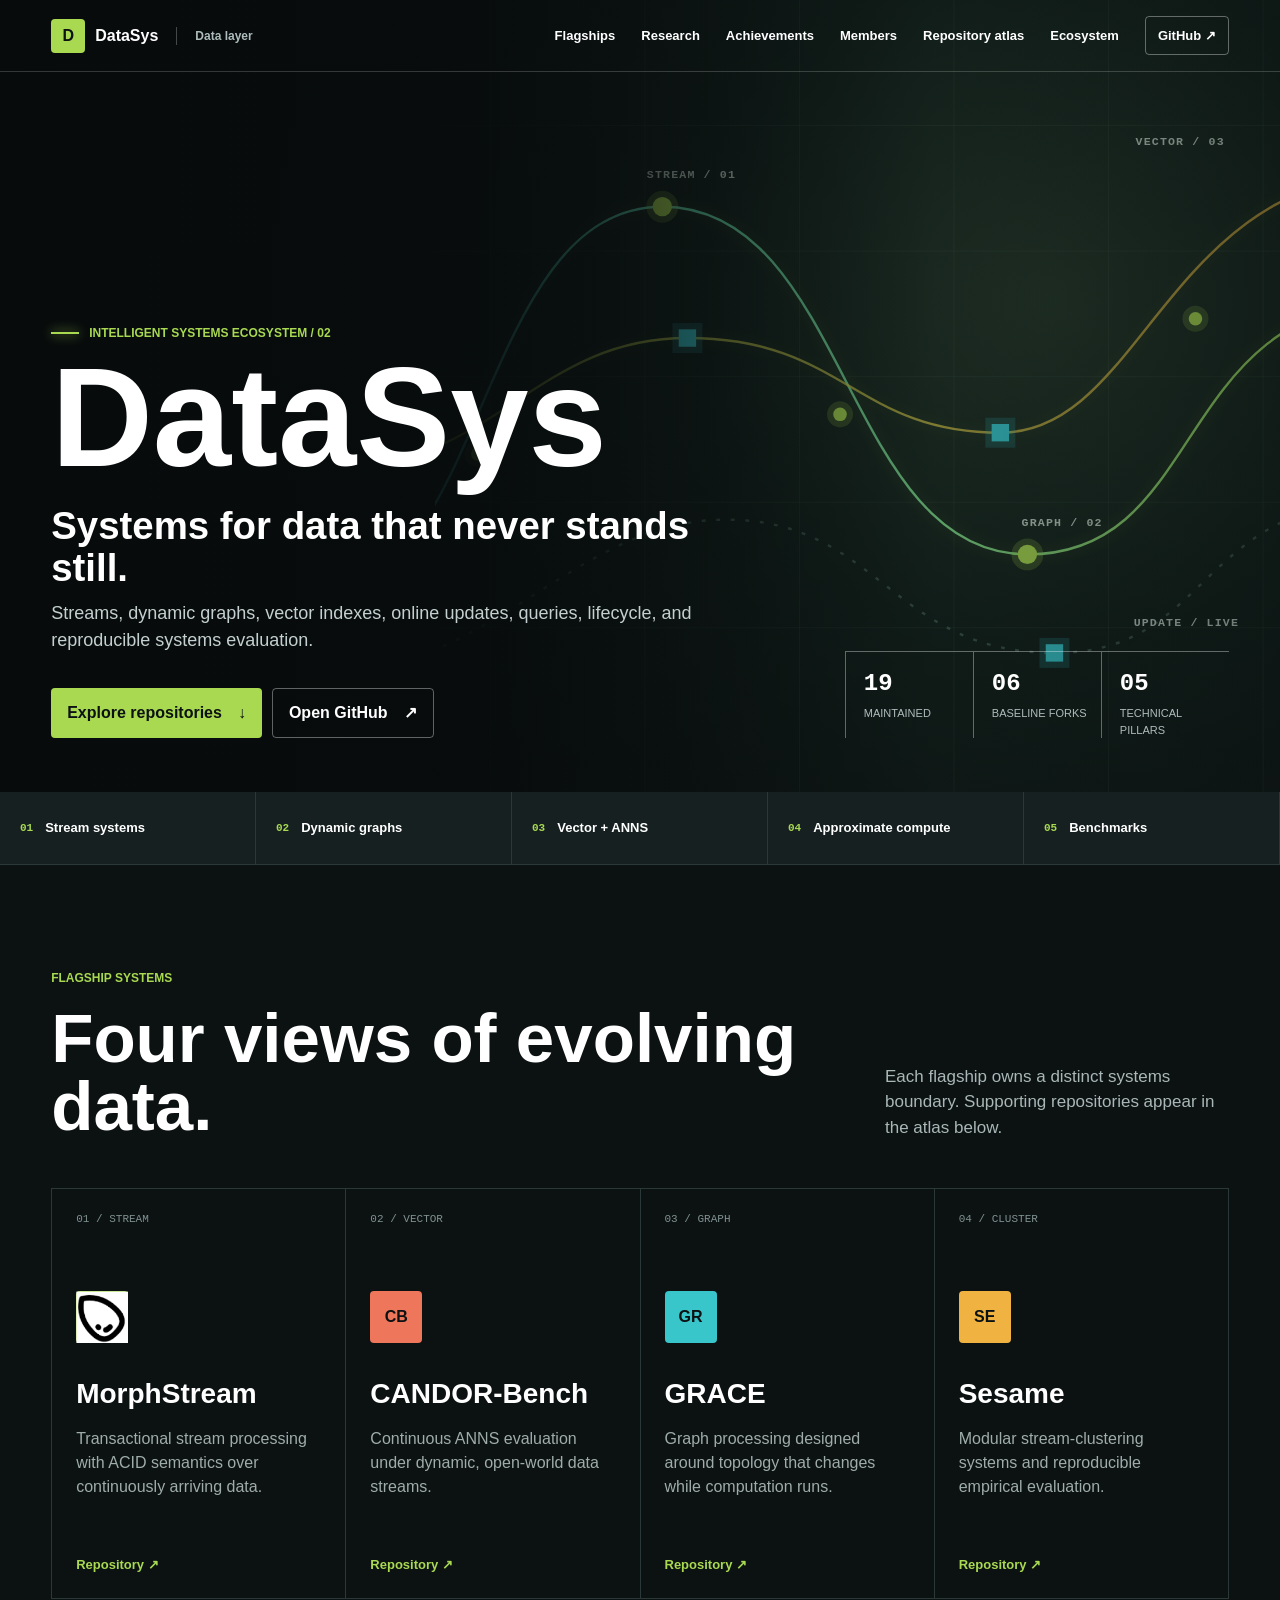
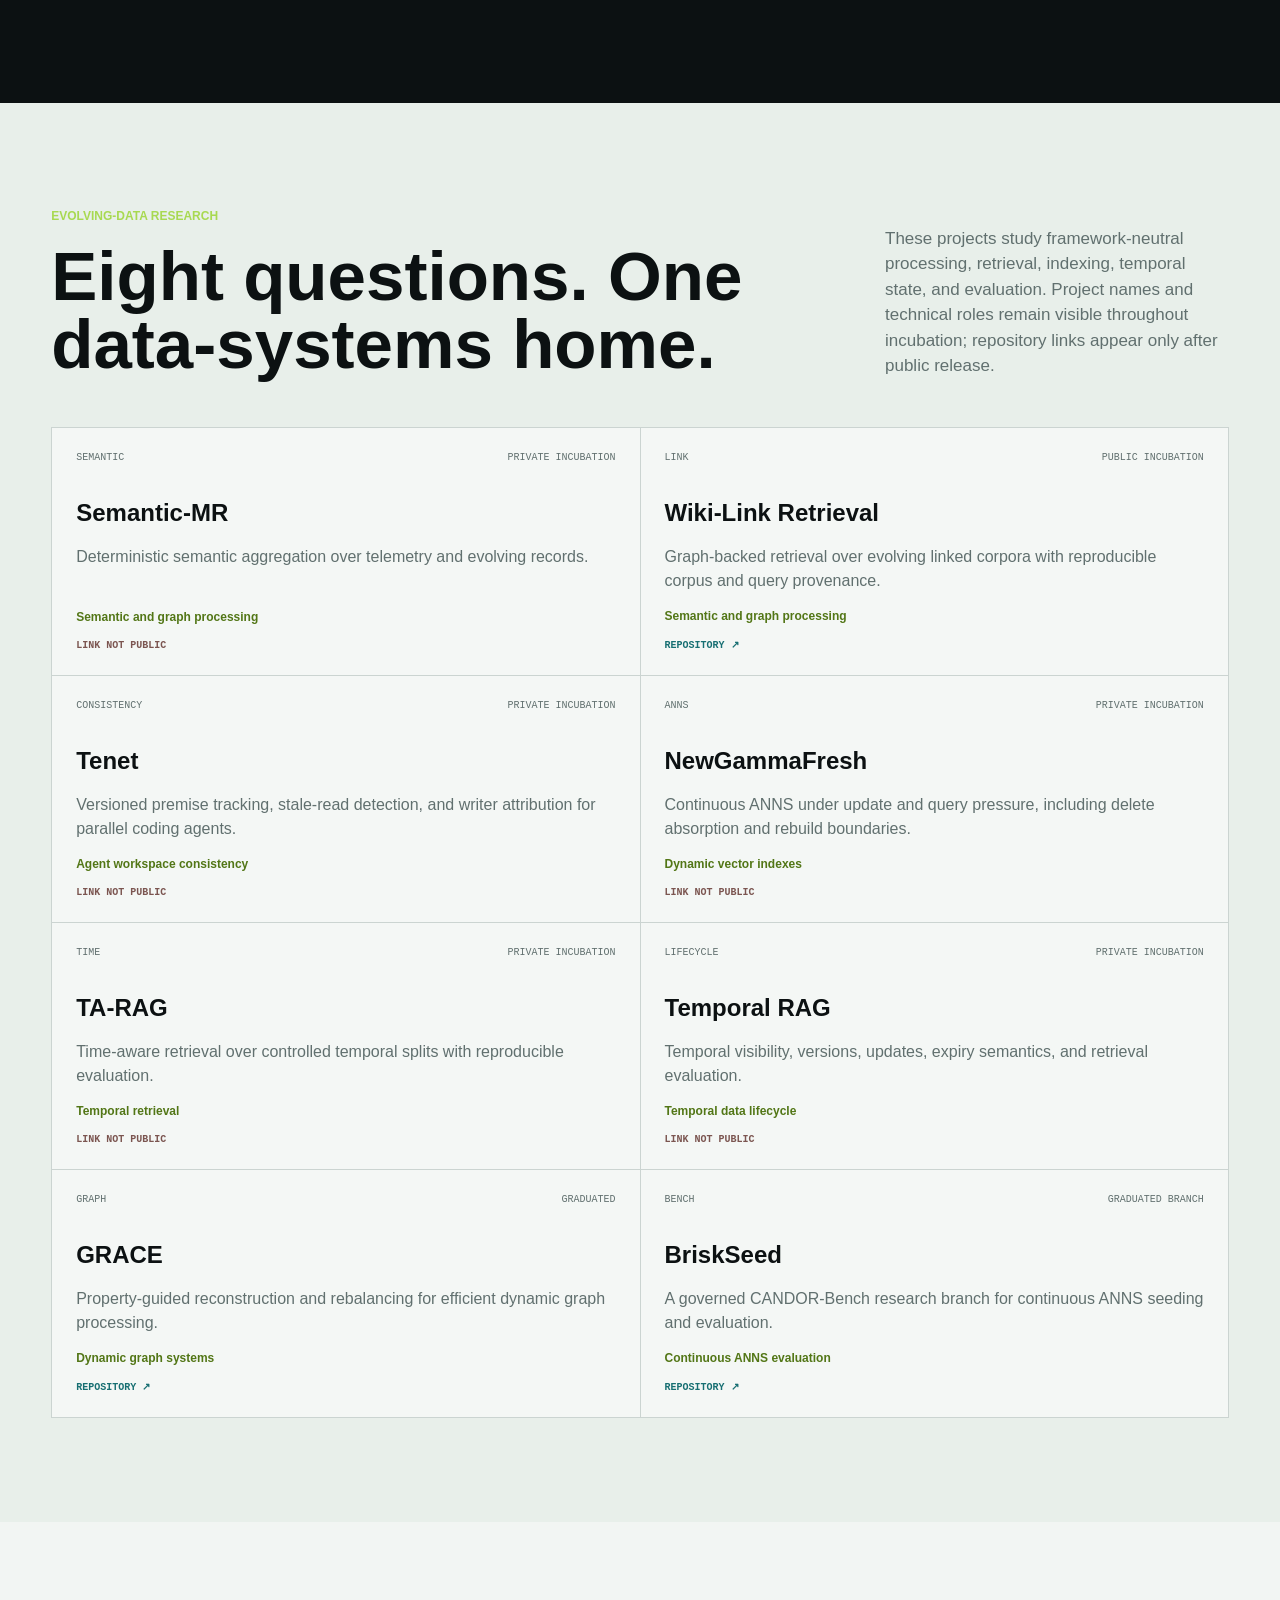
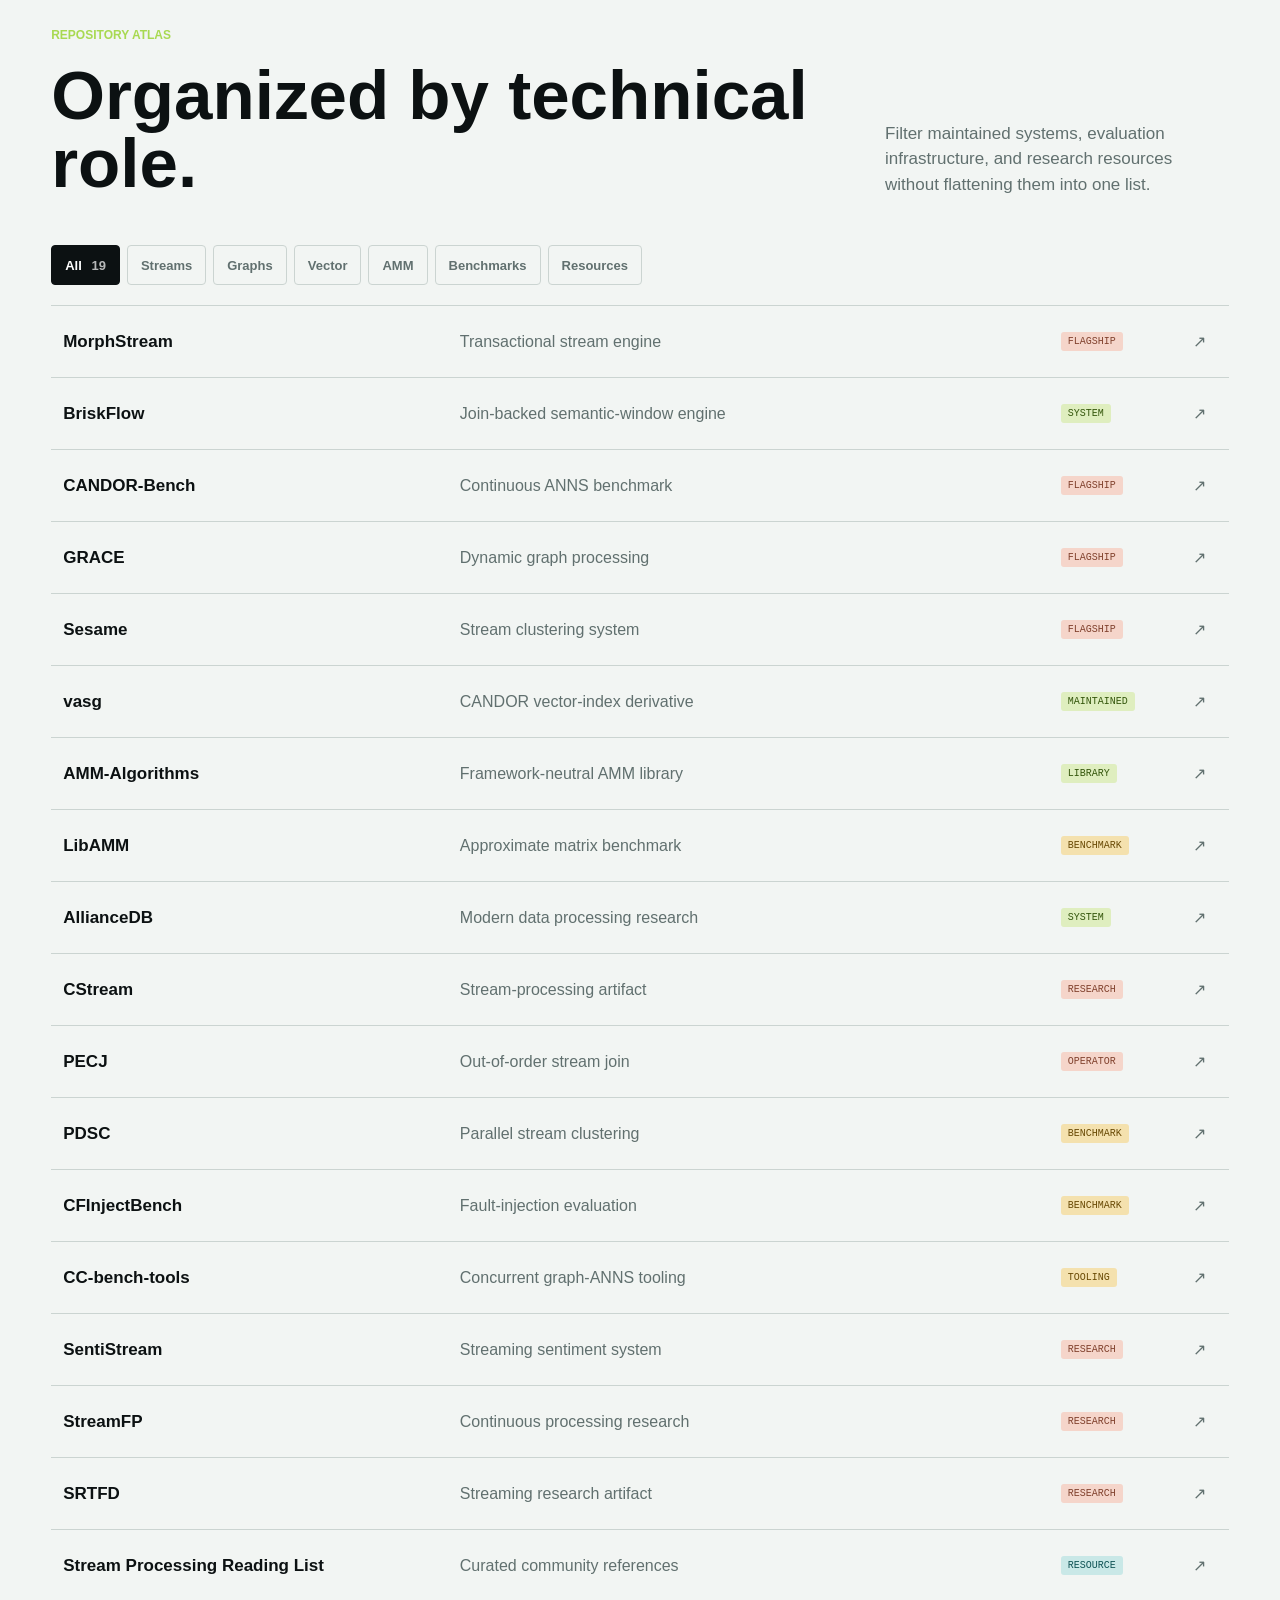
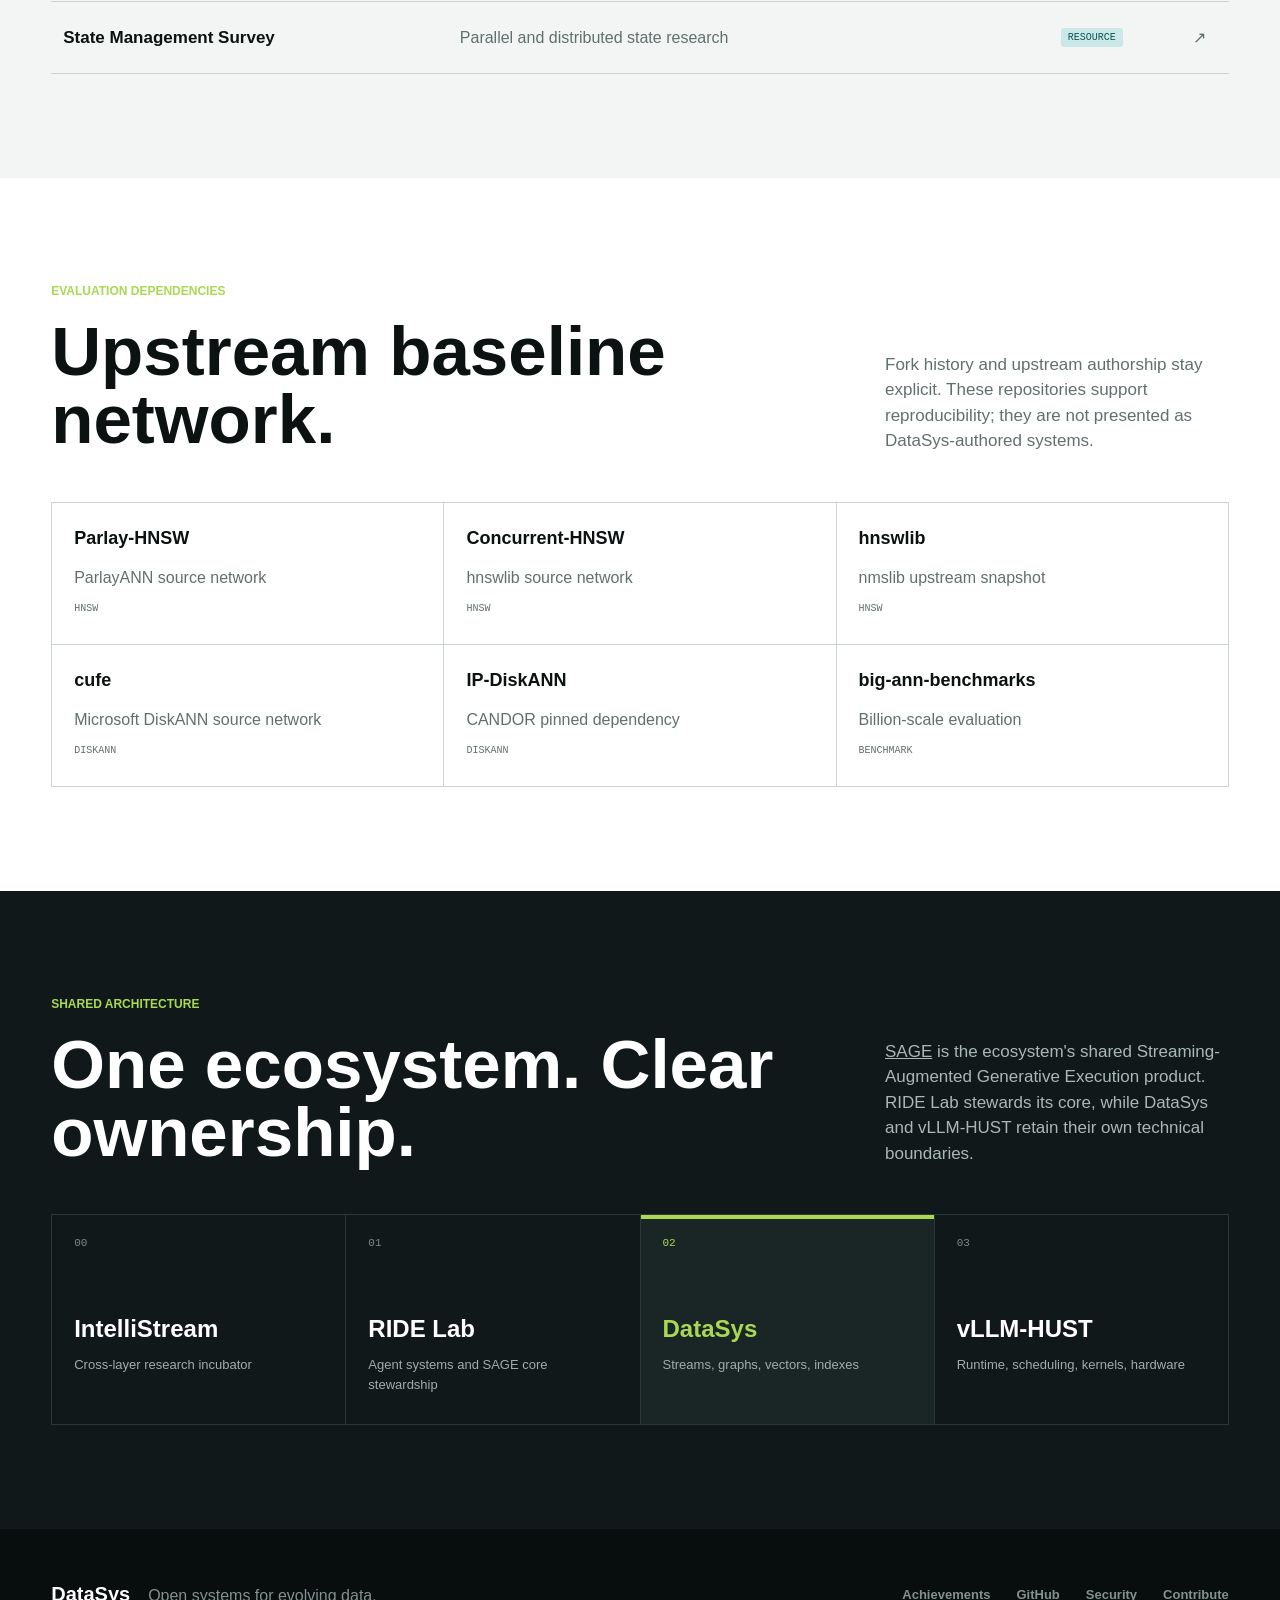
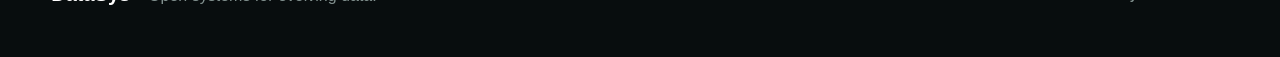
<file: index.html>
<!doctype html>
<html lang="en">
<head>
  <meta charset="utf-8">
  <meta name="viewport" content="width=device-width, initial-scale=1">
  <meta name="description" content="DataSys develops open-source systems for continuously evolving data.">
  <meta property="og:url" content="https://datasys.sage.org.ai/">
  <meta property="og:image" content="https://datasys.sage.org.ai/assets/ecosystem-infrastructure.png">
  <title>DataSys | Systems for Evolving Data</title>
  <link rel="canonical" href="https://datasys.sage.org.ai/">
  <link rel="icon" href="favicon.svg" type="image/svg+xml">
  <link rel="stylesheet" href="styles.css?v=public-boundary-20260825">
</head>
<body class="portal portal-datasys">
  <header class="site-header">
    <a class="brand" href="#top" aria-label="DataSys home">
      <span class="brand-mark" aria-hidden="true">D</span>
      <span>DataSys</span>
      <small>Data layer</small>
    </a>
    <nav aria-label="Primary navigation">
      <a href="#flagships">Flagships</a>
      <a href="#research-portfolio">Research</a>
      <a href="./achievements.html">Achievements</a>
      <a href="./members.html">Members</a>
      <a href="#directory">Repository atlas</a>
      <a href="#ecosystem">Ecosystem</a>
      <a class="nav-action" href="https://github.com/DataSysResearch">GitHub <span aria-hidden="true">↗</span></a>
    </nav>
  </header>
  <nav class="mobile-nav" aria-label="Mobile navigation">
    <a class="active" href="#top">Overview</a>
    <a href="#research-portfolio">Research</a>
    <a href="./achievements.html">Papers</a>
    <a href="./members.html">Members</a>
    <a href="https://github.com/DataSysResearch">GitHub <span aria-hidden="true">↗</span></a>
  </nav>

  <main id="top">
    <section class="hero" aria-labelledby="page-title">
      <div class="dataflow-visual" aria-hidden="true">
        <svg viewBox="0 0 1040 820" preserveAspectRatio="xMidYMid slice">
          <defs>
            <linearGradient id="data-stream-a" x1="0" y1="0" x2="1" y2="0"><stop stop-color="#39c6ca"/><stop offset="1" stop-color="#a8d951"/></linearGradient>
            <linearGradient id="data-stream-b" x1="0" y1="0" x2="1" y2="0"><stop stop-color="#a8d951"/><stop offset="1" stop-color="#f0b341"/></linearGradient>
          </defs>
          <g class="dataflow-grid"><path d="M0 130H1040M0 260H1040M0 390H1040M0 520H1040M0 650H1040M140 0V820M300 0V820M460 0V820M620 0V820M780 0V820M940 0V820"/></g>
          <g class="dataflow-stream stream-a" stroke="url(#data-stream-a)"><path d="M-40 616C136 616 126 214 318 214S506 574 696 574 842 310 1090 310"/></g>
          <g class="dataflow-stream stream-b" stroke="url(#data-stream-b)"><path d="M-40 488C146 488 182 350 344 350S518 448 668 448 838 178 1090 178"/></g>
          <g class="dataflow-stream stream-c"><path d="M-40 698C144 698 226 538 384 538S556 676 724 676 866 514 1090 514"/></g>
          <g class="dataflow-pulses">
            <circle cx="127" cy="470" r="7"/><circle cx="318" cy="214" r="10"/><circle cx="502" cy="429" r="7"/><circle cx="696" cy="574" r="10"/><circle cx="870" cy="330" r="7"/>
            <rect x="335" y="341" width="18" height="18"/><rect x="659" y="439" width="18" height="18"/><rect x="715" y="667" width="18" height="18"/>
          </g>
          <g class="dataflow-labels"><text x="302" y="184">STREAM / 01</text><text x="690" y="545">GRAPH / 02</text><text x="808" y="150">VECTOR / 03</text><text x="806" y="648">UPDATE / LIVE</text></g>
        </svg>
      </div>
      <div class="hero-shade"></div>
      <div class="hero-copy">
        <p class="signal"><span></span> Intelligent systems ecosystem / 02</p>
        <h1 id="page-title">DataSys</h1>
        <p class="hero-kicker">Systems for data that never stands still.</p>
        <p class="hero-summary">Streams, dynamic graphs, vector indexes, online updates, queries, lifecycle, and reproducible systems evaluation.</p>
        <div class="hero-actions">
          <a class="button button-primary" href="#directory">Explore repositories <span aria-hidden="true">↓</span></a>
          <a class="button button-quiet" href="https://github.com/DataSysResearch">Open GitHub <span aria-hidden="true">↗</span></a>
        </div>
      </div>
      <dl class="hero-metrics" aria-label="Organization overview">
        <div><dt>19</dt><dd>maintained</dd></div>
        <div><dt>06</dt><dd>baseline forks</dd></div>
        <div><dt>05</dt><dd>technical pillars</dd></div>
      </dl>
    </section>

    <section class="scope-rail" aria-label="DataSys technical scope">
      <span data-code="01">Stream systems</span>
      <span data-code="02">Dynamic graphs</span>
      <span data-code="03">Vector + ANNS</span>
      <span data-code="04">Approximate compute</span>
      <span data-code="05">Benchmarks</span>
    </section>

    <section class="section section-dark" id="flagships">
      <div class="section-head">
        <div><p class="eyebrow">Flagship systems</p><h2>Four views of evolving data.</h2></div>
        <p>Each flagship owns a distinct systems boundary. Supporting repositories appear in the atlas below.</p>
      </div>
      <div class="flagship-grid">
        <a class="flagship" href="https://github.com/DataSysResearch/MorphStream">
          <span class="index">01 / STREAM</span>
          <div class="flagship-mark"><img src="assets/morphstream-logo.png" alt="" width="50" height="50"></div>
          <h3>MorphStream</h3>
          <p>Transactional stream processing with ACID semantics over continuously arriving data.</p>
          <span class="open">Repository ↗</span>
        </a>
        <a class="flagship" href="https://github.com/DataSysResearch/CANDOR-Bench">
          <span class="index">02 / VECTOR</span>
          <div class="flagship-mark">CB</div>
          <h3>CANDOR-Bench</h3>
          <p>Continuous ANNS evaluation under dynamic, open-world data streams.</p>
          <span class="open">Repository ↗</span>
        </a>
        <a class="flagship" href="https://github.com/DataSysResearch/GRACE">
          <span class="index">03 / GRAPH</span>
          <div class="flagship-mark">GR</div>
          <h3>GRACE</h3>
          <p>Graph processing designed around topology that changes while computation runs.</p>
          <span class="open">Repository ↗</span>
        </a>
        <a class="flagship" href="https://github.com/DataSysResearch/Sesame">
          <span class="index">04 / CLUSTER</span>
          <div class="flagship-mark">SE</div>
          <h3>Sesame</h3>
          <p>Modular stream-clustering systems and reproducible empirical evaluation.</p>
          <span class="open">Repository ↗</span>
        </a>
      </div>
    </section>

    <section class="section research-portfolio" id="research-portfolio">
      <div class="section-head">
        <div><p class="eyebrow">Evolving-data research</p><h2>Eight questions. One data-systems home.</h2></div>
        <p>These projects study framework-neutral processing, retrieval, indexing, temporal state, and evaluation. Project names and technical roles remain visible throughout incubation; repository links appear only after public release.</p>
      </div>
      <div class="research-grid" data-research-portfolio data-source="./data/research-portfolio.json?v=public-boundary-20260825">
        <p class="research-status" data-research-status>Loading the research portfolio…</p>
      </div>
    </section>

    <section class="section directory" id="directory">
      <div class="section-head">
        <div><p class="eyebrow">Repository atlas</p><h2>Organized by technical role.</h2></div>
        <p>Filter maintained systems, evaluation infrastructure, and research resources without flattening them into one list.</p>
      </div>
      <div class="filterbar" role="group" aria-label="Filter repositories">
        <button class="filter active" type="button" data-filter="all" aria-pressed="true">All <span>19</span></button>
        <button class="filter" type="button" data-filter="stream" aria-pressed="false">Streams</button>
        <button class="filter" type="button" data-filter="graph" aria-pressed="false">Graphs</button>
        <button class="filter" type="button" data-filter="vector" aria-pressed="false">Vector</button>
        <button class="filter" type="button" data-filter="compute" aria-pressed="false">AMM</button>
        <button class="filter" type="button" data-filter="benchmark" aria-pressed="false">Benchmarks</button>
        <button class="filter" type="button" data-filter="resource" aria-pressed="false">Resources</button>
      </div>
      <div class="repo-list" aria-live="polite">
        <a class="repo-row" data-categories="stream" href="https://github.com/DataSysResearch/MorphStream"><span class="repo-name">MorphStream</span><span class="repo-role">Transactional stream engine</span><span class="tag">flagship</span><span class="arrow">↗</span></a>
        <a class="repo-row" data-categories="stream vector" href="https://github.com/DataSysResearch/BriskFlow"><span class="repo-name">BriskFlow</span><span class="repo-role">Join-backed semantic-window engine</span><span class="tag tag-green">system</span><span class="arrow">↗</span></a>
        <a class="repo-row" data-categories="vector benchmark" href="https://github.com/DataSysResearch/CANDOR-Bench"><span class="repo-name">CANDOR-Bench</span><span class="repo-role">Continuous ANNS benchmark</span><span class="tag">flagship</span><span class="arrow">↗</span></a>
        <a class="repo-row" data-categories="graph" href="https://github.com/DataSysResearch/GRACE"><span class="repo-name">GRACE</span><span class="repo-role">Dynamic graph processing</span><span class="tag">flagship</span><span class="arrow">↗</span></a>
        <a class="repo-row" data-categories="stream benchmark" href="https://github.com/DataSysResearch/Sesame"><span class="repo-name">Sesame</span><span class="repo-role">Stream clustering system</span><span class="tag">flagship</span><span class="arrow">↗</span></a>
        <a class="repo-row" data-categories="vector benchmark" href="https://github.com/DataSysResearch/vasg"><span class="repo-name">vasg</span><span class="repo-role">CANDOR vector-index derivative</span><span class="tag tag-green">maintained</span><span class="arrow">↗</span></a>
        <a class="repo-row" data-categories="compute" href="https://github.com/DataSysResearch/AMM-Algorithms"><span class="repo-name">AMM-Algorithms</span><span class="repo-role">Framework-neutral AMM library</span><span class="tag tag-green">library</span><span class="arrow">↗</span></a>
        <a class="repo-row" data-categories="compute benchmark" href="https://github.com/DataSysResearch/LibAMM"><span class="repo-name">LibAMM</span><span class="repo-role">Approximate matrix benchmark</span><span class="tag tag-amber">benchmark</span><span class="arrow">↗</span></a>
        <a class="repo-row" data-categories="stream" href="https://github.com/DataSysResearch/AllianceDB"><span class="repo-name">AllianceDB</span><span class="repo-role">Modern data processing research</span><span class="tag tag-green">system</span><span class="arrow">↗</span></a>
        <a class="repo-row" data-categories="stream" href="https://github.com/DataSysResearch/CStream"><span class="repo-name">CStream</span><span class="repo-role">Stream-processing artifact</span><span class="tag">research</span><span class="arrow">↗</span></a>
        <a class="repo-row" data-categories="stream" href="https://github.com/DataSysResearch/PECJ"><span class="repo-name">PECJ</span><span class="repo-role">Out-of-order stream join</span><span class="tag">operator</span><span class="arrow">↗</span></a>
        <a class="repo-row" data-categories="stream benchmark" href="https://github.com/DataSysResearch/PDSC"><span class="repo-name">PDSC</span><span class="repo-role">Parallel stream clustering</span><span class="tag tag-amber">benchmark</span><span class="arrow">↗</span></a>
        <a class="repo-row" data-categories="benchmark" href="https://github.com/DataSysResearch/CFInjectBench"><span class="repo-name">CFInjectBench</span><span class="repo-role">Fault-injection evaluation</span><span class="tag tag-amber">benchmark</span><span class="arrow">↗</span></a>
        <a class="repo-row" data-categories="vector benchmark" href="https://github.com/DataSysResearch/CC-bench-tools"><span class="repo-name">CC-bench-tools</span><span class="repo-role">Concurrent graph-ANNS tooling</span><span class="tag tag-amber">tooling</span><span class="arrow">↗</span></a>
        <a class="repo-row" data-categories="stream benchmark" href="https://github.com/DataSysResearch/SentiStream"><span class="repo-name">SentiStream</span><span class="repo-role">Streaming sentiment system</span><span class="tag">research</span><span class="arrow">↗</span></a>
        <a class="repo-row" data-categories="stream" href="https://github.com/DataSysResearch/StreamFP"><span class="repo-name">StreamFP</span><span class="repo-role">Continuous processing research</span><span class="tag">research</span><span class="arrow">↗</span></a>
        <a class="repo-row" data-categories="stream" href="https://github.com/DataSysResearch/SRTFD"><span class="repo-name">SRTFD</span><span class="repo-role">Streaming research artifact</span><span class="tag">research</span><span class="arrow">↗</span></a>
        <a class="repo-row" data-categories="resource stream" href="https://github.com/DataSysResearch/StreamProcessing_ReadingList"><span class="repo-name">Stream Processing Reading List</span><span class="repo-role">Curated community references</span><span class="tag tag-cyan">resource</span><span class="arrow">↗</span></a>
        <a class="repo-row" data-categories="resource stream" href="https://github.com/DataSysResearch/parallel-distributed-state-management-survey"><span class="repo-name">State Management Survey</span><span class="repo-role">Parallel and distributed state research</span><span class="tag tag-cyan">resource</span><span class="arrow">↗</span></a>
      </div>
    </section>

    <section class="section baselines" id="baselines">
      <div class="section-head">
        <div><p class="eyebrow">Evaluation dependencies</p><h2>Upstream baseline network.</h2></div>
        <p>Fork history and upstream authorship stay explicit. These repositories support reproducibility; they are not presented as DataSys-authored systems.</p>
      </div>
      <div class="baseline-grid">
        <a href="https://github.com/DataSysResearch/Parlay-HNSW"><strong>Parlay-HNSW</strong><span>ParlayANN source network</span><em>HNSW</em></a>
        <a href="https://github.com/DataSysResearch/Concurrent-HNSW"><strong>Concurrent-HNSW</strong><span>hnswlib source network</span><em>HNSW</em></a>
        <a href="https://github.com/DataSysResearch/hnswlib"><strong>hnswlib</strong><span>nmslib upstream snapshot</span><em>HNSW</em></a>
        <a href="https://github.com/DataSysResearch/cufe"><strong>cufe</strong><span>Microsoft DiskANN source network</span><em>DiskANN</em></a>
        <a href="https://github.com/DataSysResearch/IP-DiskANN"><strong>IP-DiskANN</strong><span>CANDOR pinned dependency</span><em>DiskANN</em></a>
        <a href="https://github.com/DataSysResearch/big-ann-benchmarks"><strong>big-ann-benchmarks</strong><span>Billion-scale evaluation</span><em>Benchmark</em></a>
      </div>
    </section>

    <section class="section ecosystem" id="ecosystem">
      <div class="section-head">
        <div><p class="eyebrow">Shared architecture</p><h2>One ecosystem. Clear ownership.</h2></div>
        <p><a href="https://sage.org.ai/">SAGE</a> is the ecosystem's shared Streaming-Augmented Generative Execution product. RIDE Lab stewards its core, while DataSys and vLLM-HUST retain their own technical boundaries.</p>
      </div>
      <div class="architecture">
        <a href="https://lab.sage.org.ai/"><span>00</span><strong>IntelliStream</strong><small>Cross-layer research incubator</small></a>
        <a href="https://ride-lab.github.io/"><span>01</span><strong>RIDE Lab</strong><small>Agent systems and SAGE core stewardship</small></a>
        <a class="active" href="#top"><span>02</span><strong>DataSys</strong><small>Streams, graphs, vectors, indexes</small></a>
        <a href="https://vllm-hust.sage.org.ai/"><span>03</span><strong>vLLM-HUST</strong><small>Runtime, scheduling, kernels, hardware</small></a>
      </div>
    </section>
  </main>

  <footer>
    <div><strong>DataSys</strong><span>Open systems for evolving data.</span></div>
    <nav aria-label="Footer navigation"><a href="./achievements.html">Achievements</a><a href="https://github.com/DataSysResearch">GitHub</a><a href="https://github.com/DataSysResearch/.github/blob/main/SECURITY.md">Security</a><a href="https://github.com/DataSysResearch/.github/blob/main/CONTRIBUTING.md">Contribute</a></nav>
  </footer>
  <script src="assets/research-portfolio.js?v=public-boundary-20260825"></script>
  <script src="app.js"></script>
</body>
</html>
</file>
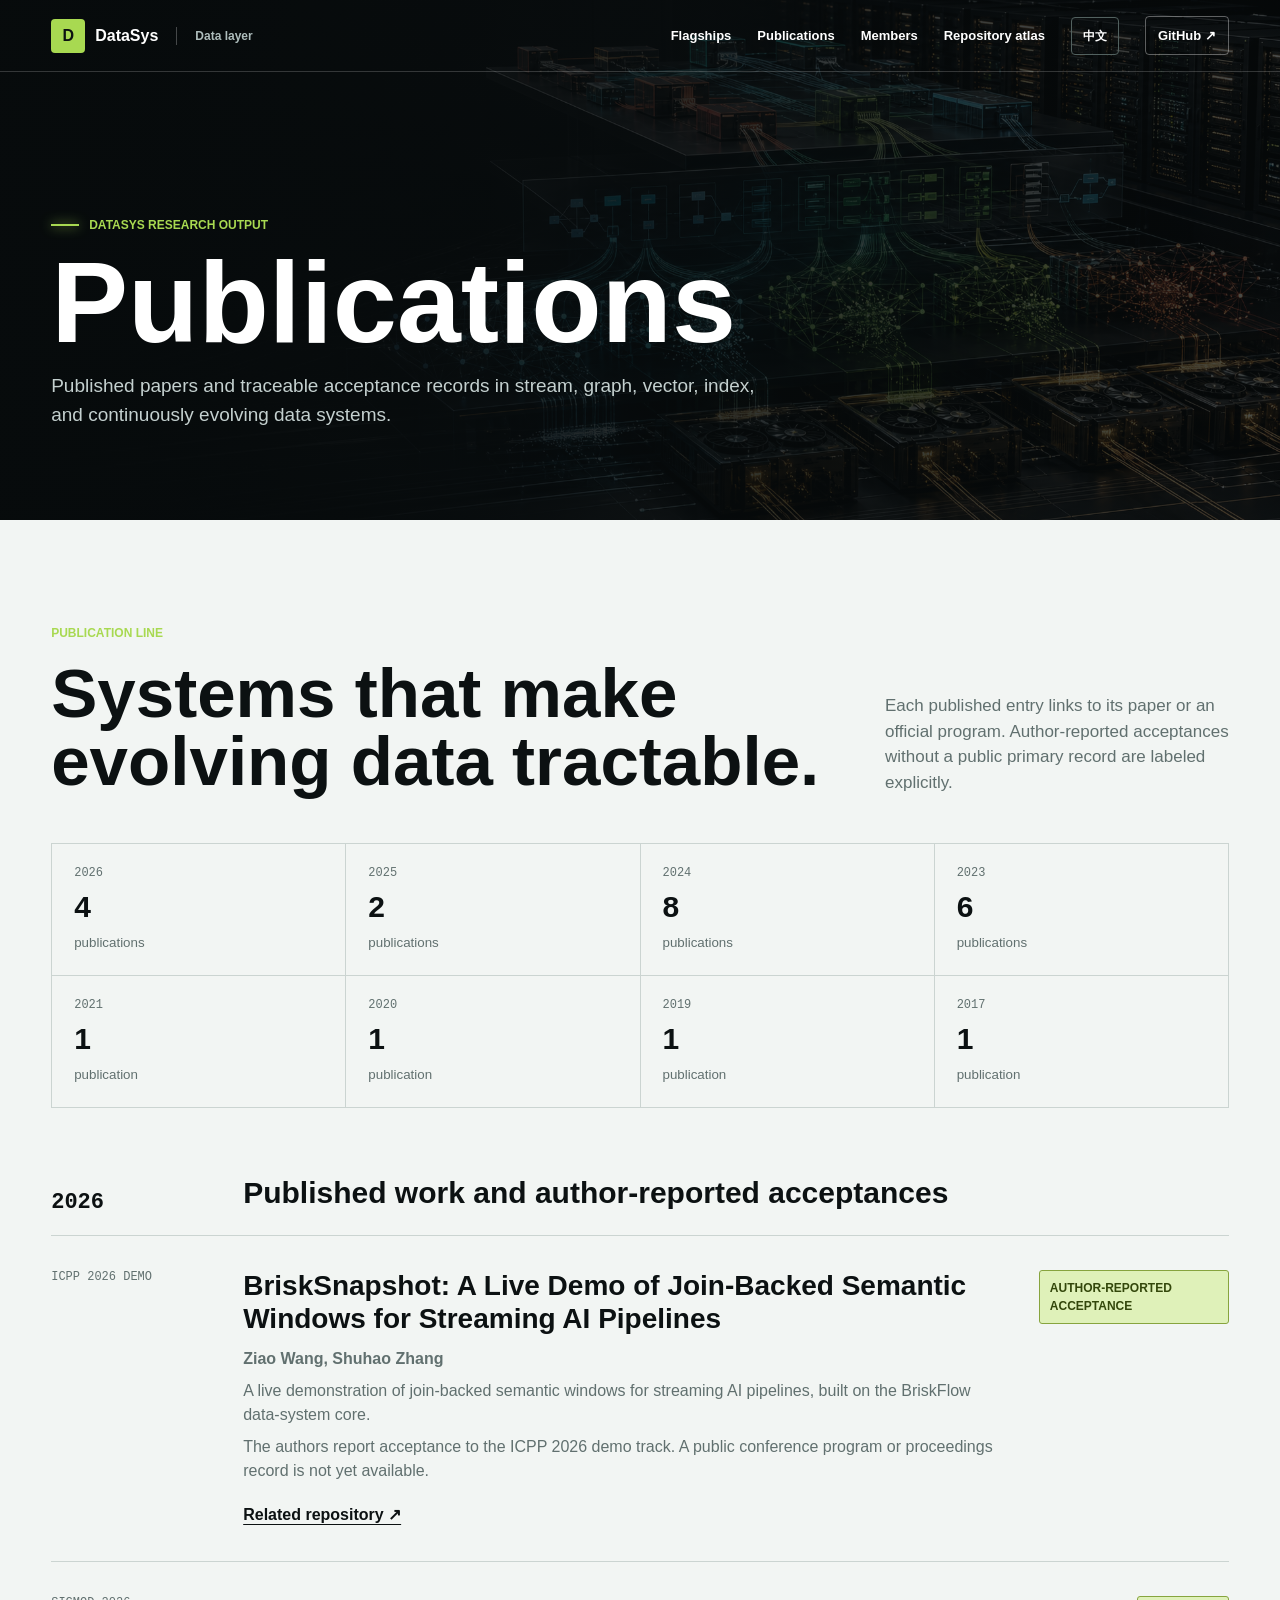
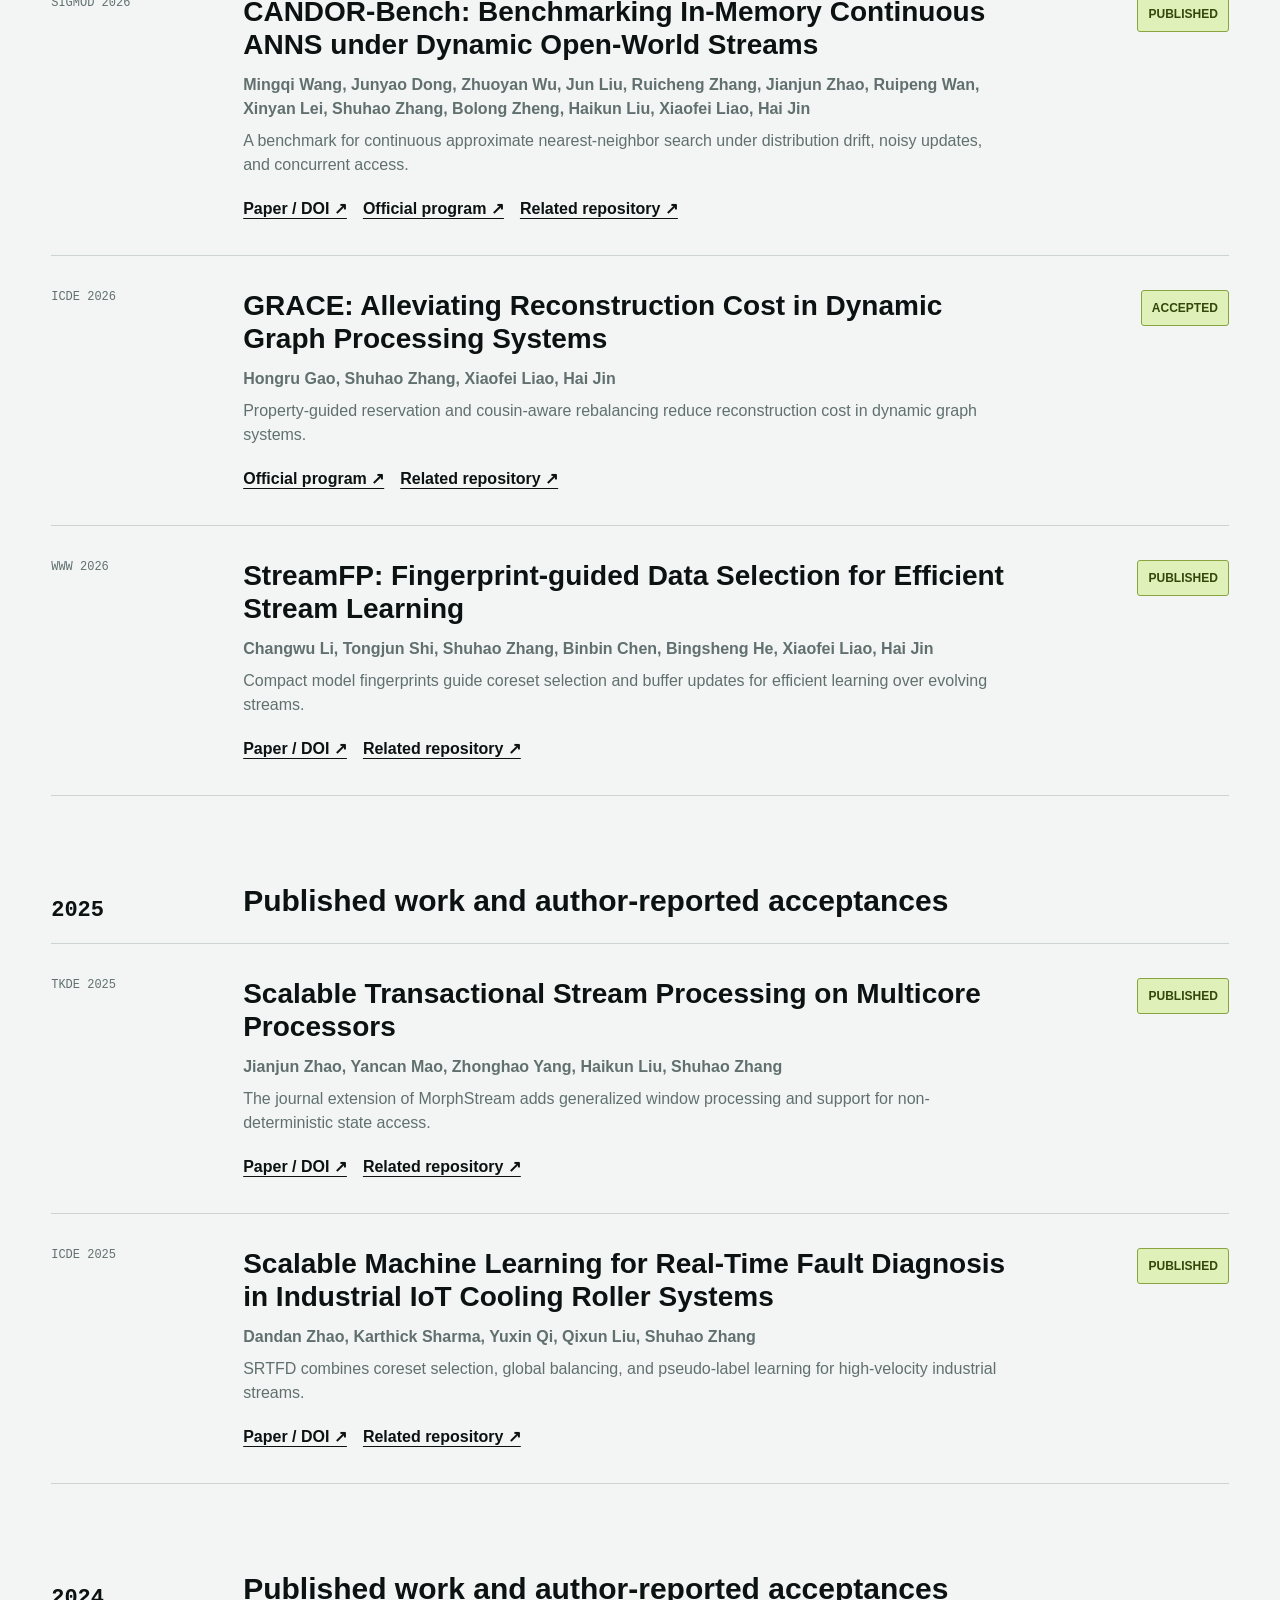
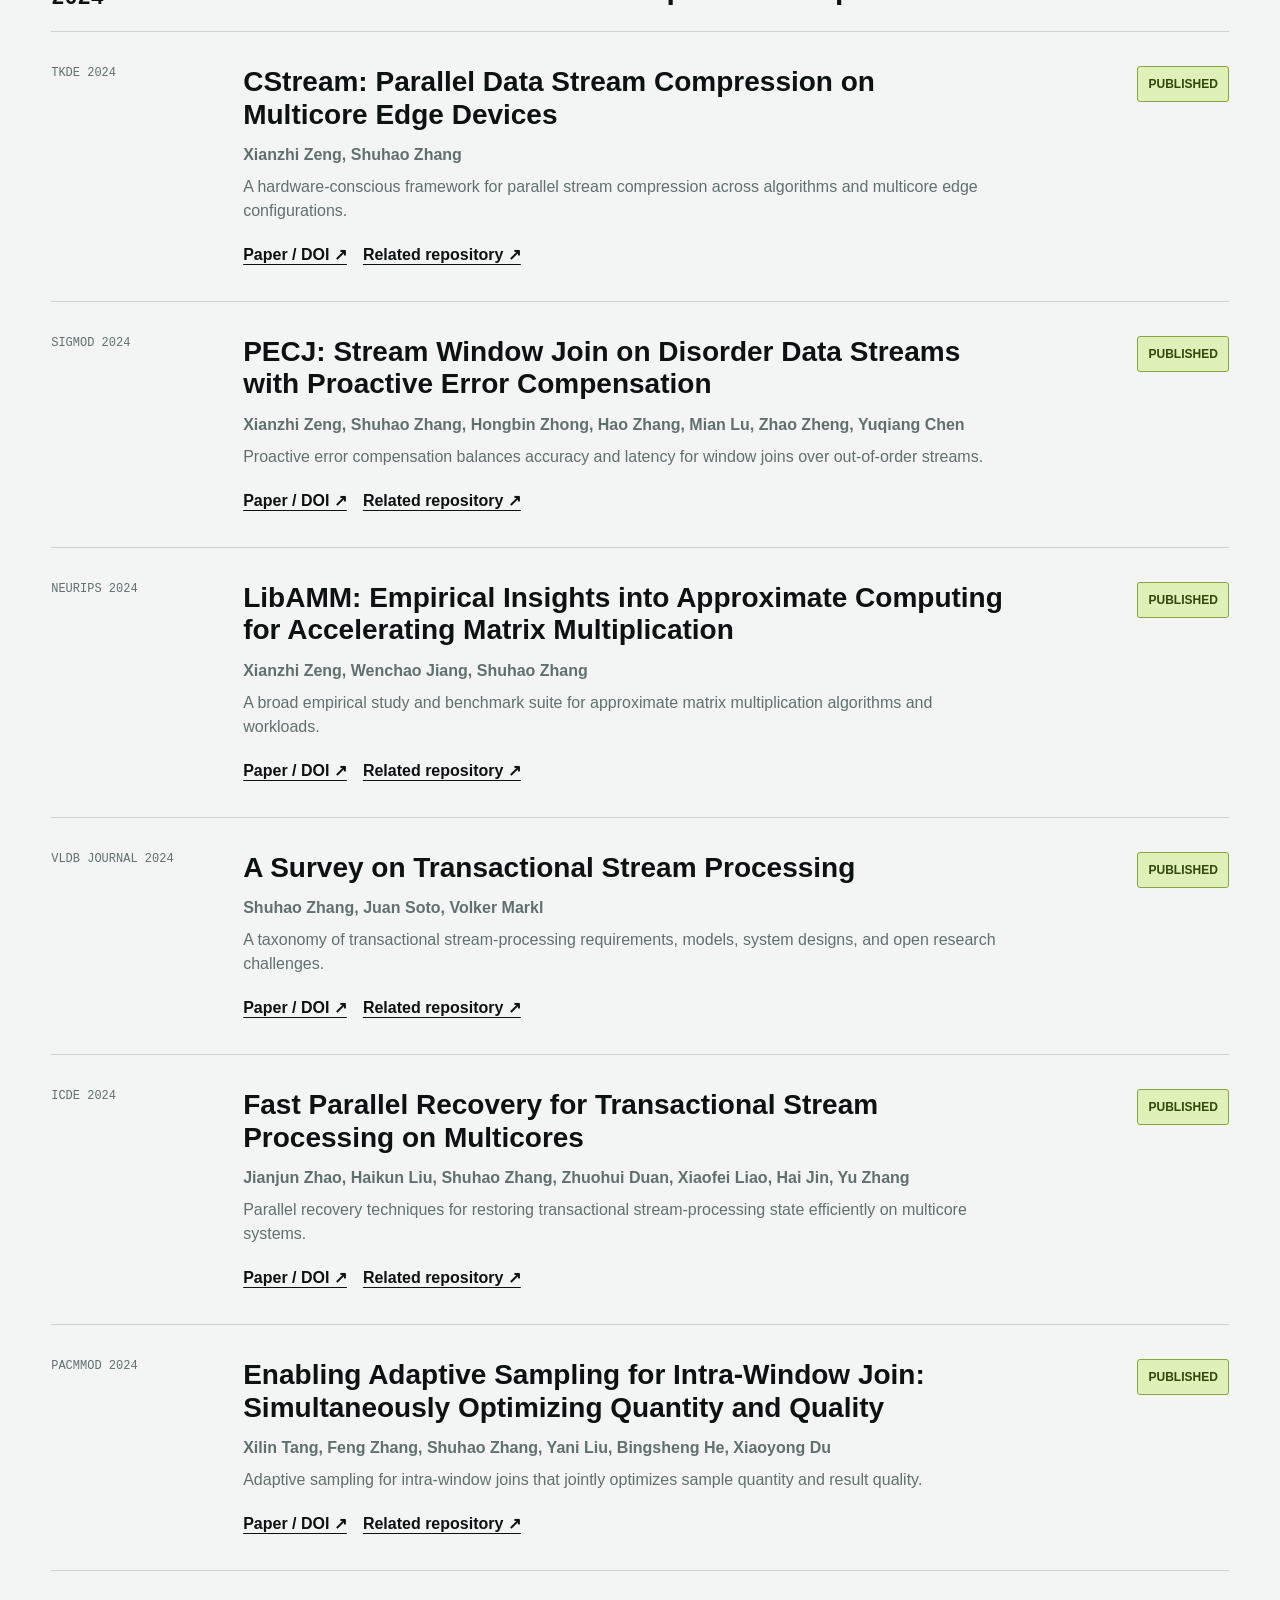
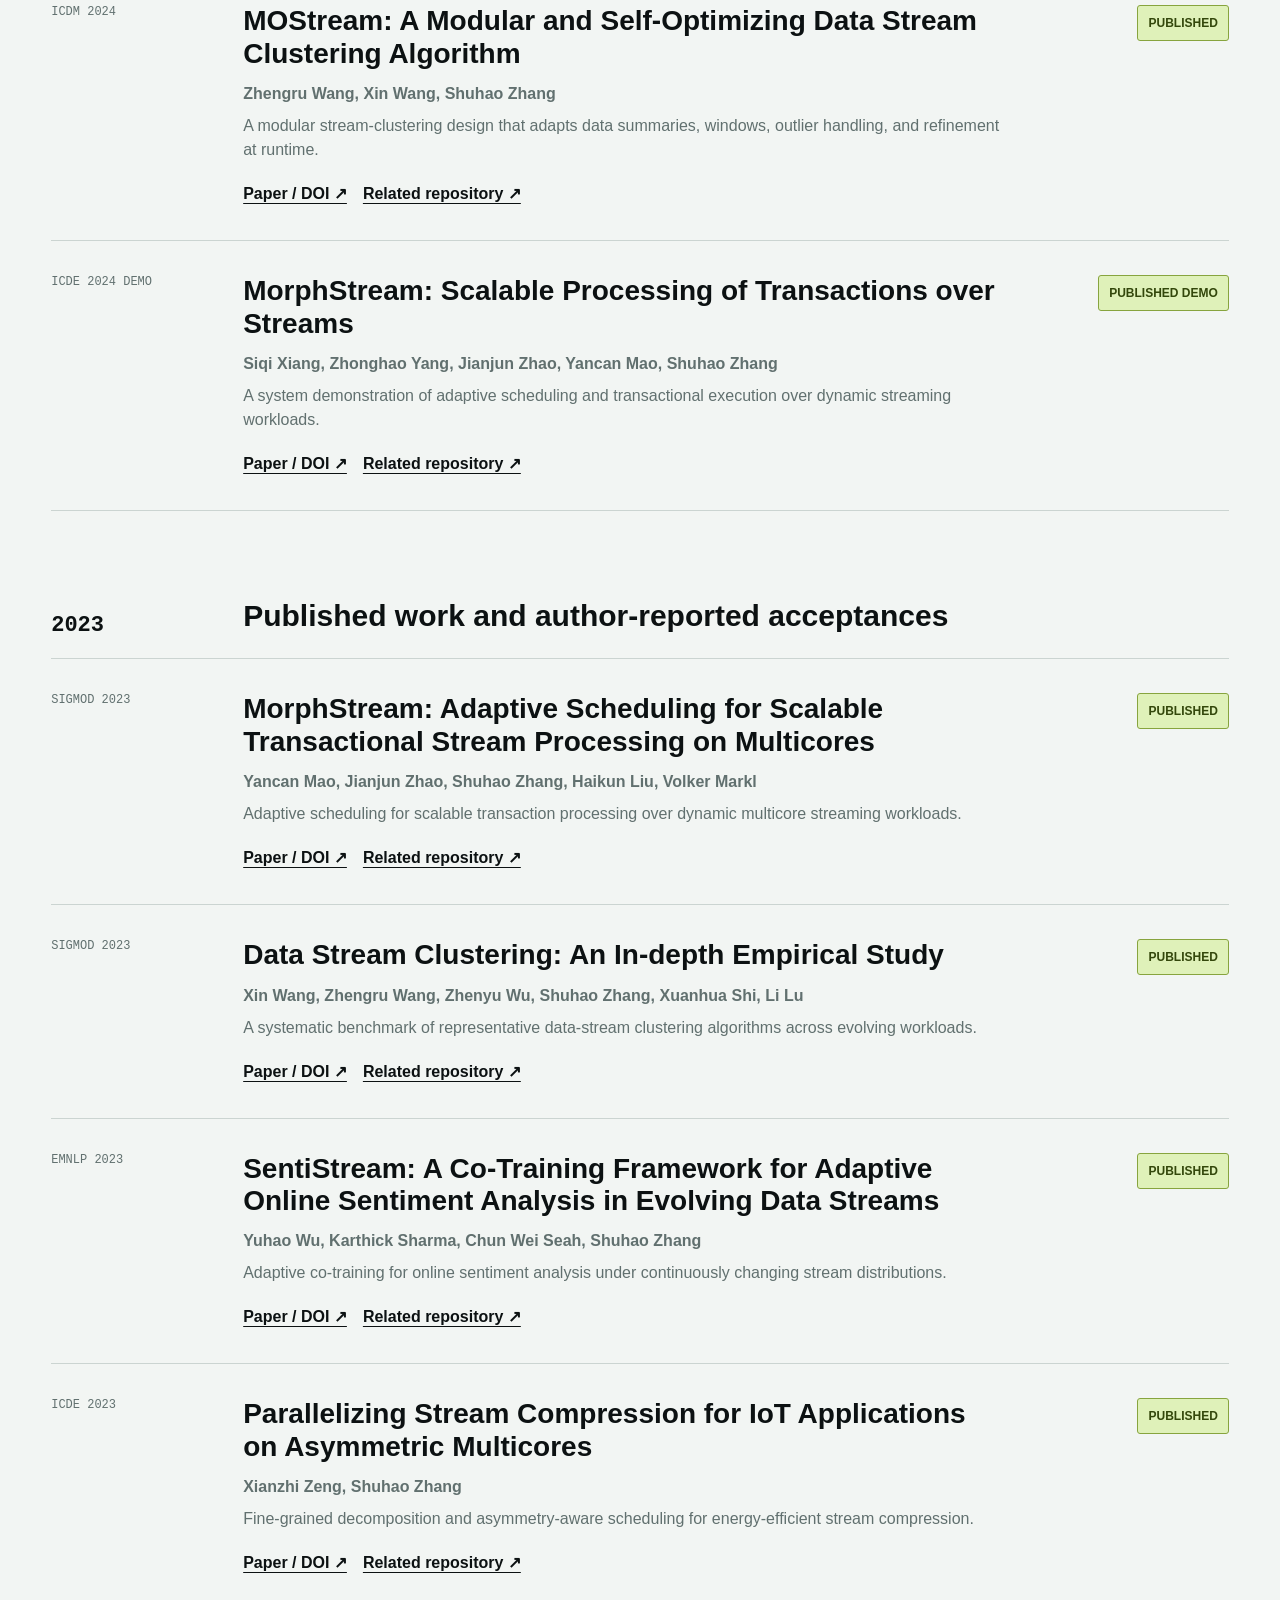
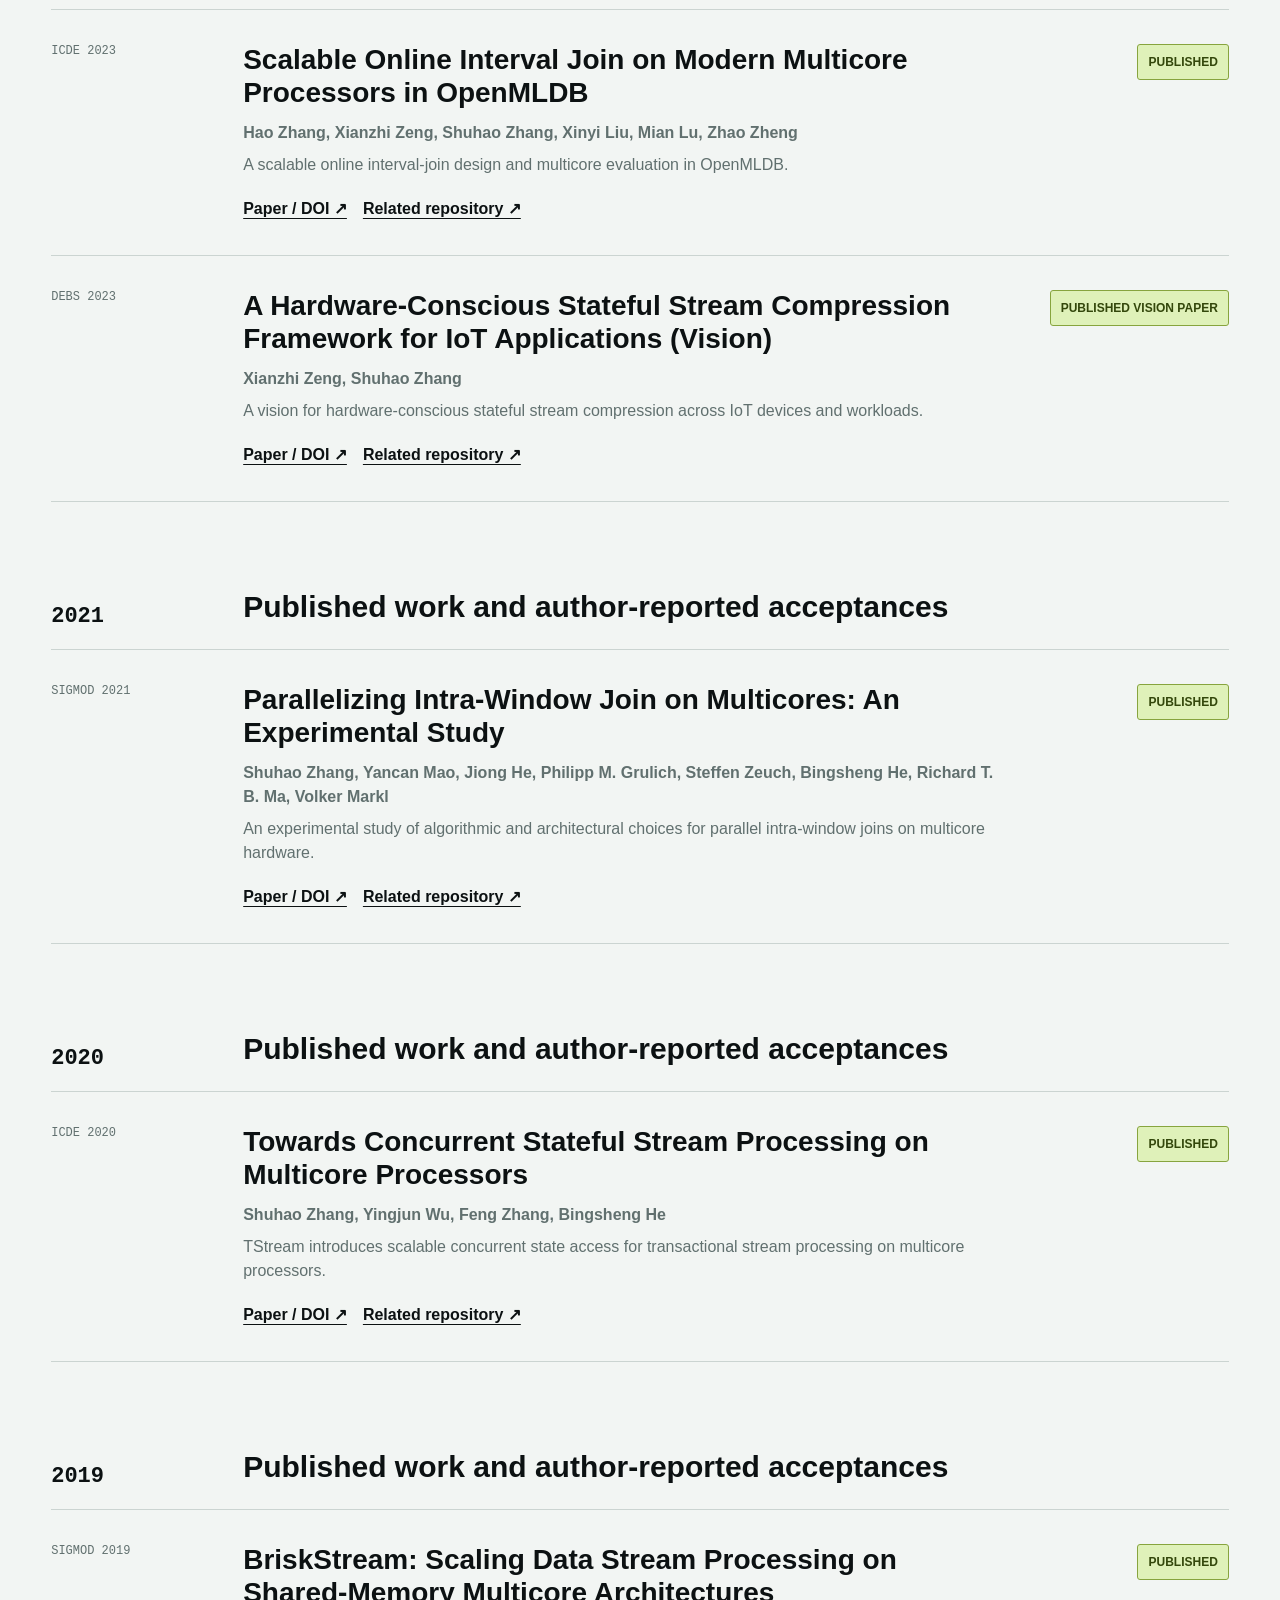
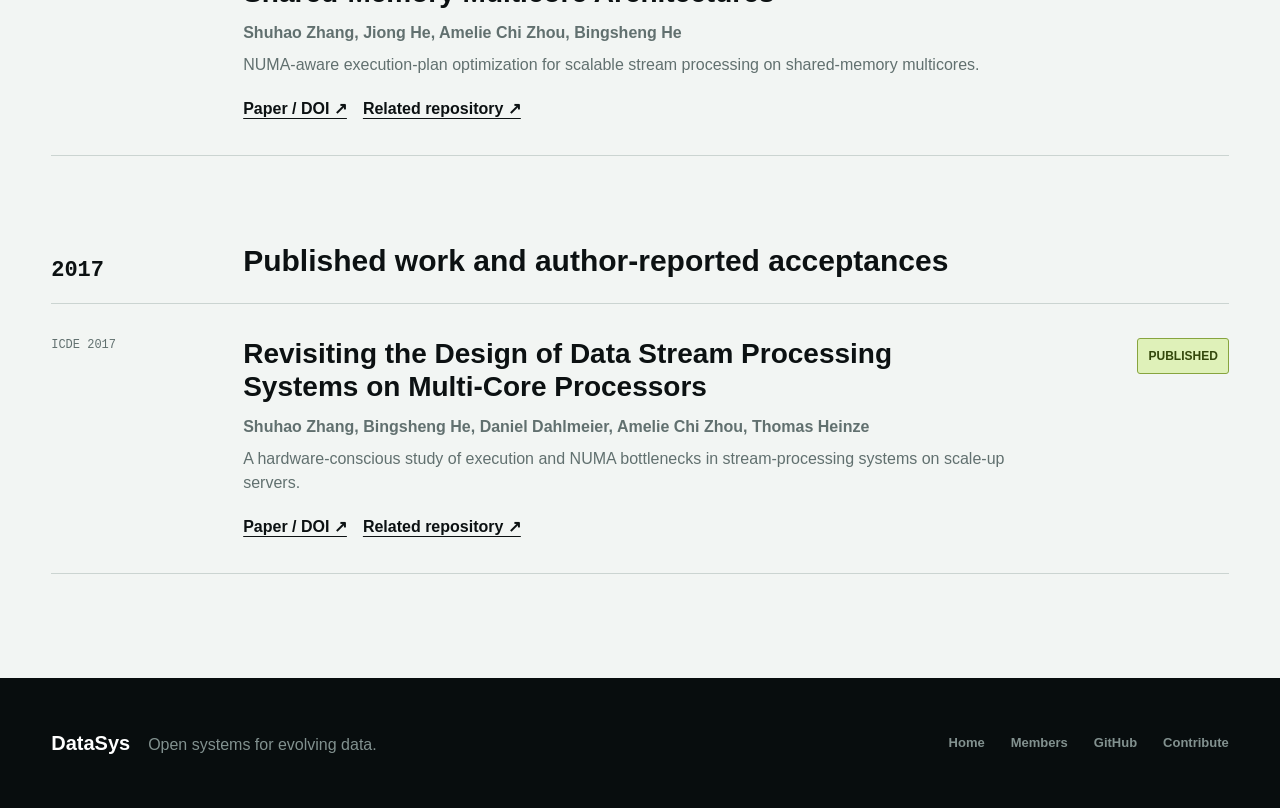
<file: achievements.html>
<!doctype html>
<html lang="en">
<head>
  <meta charset="utf-8">
  <meta name="viewport" content="width=device-width, initial-scale=1">
  <meta name="description" content="Published DataSys papers, official acceptance records, and clearly labeled author-reported acceptances.">
  <meta property="og:url" content="https://datasys.sage.org.ai/achievements.html">
  <title>Publications | DataSys</title>
  <link rel="canonical" href="https://datasys.sage.org.ai/achievements.html">
  <link rel="icon" href="favicon.svg" type="image/svg+xml">
  <link rel="stylesheet" href="styles.css?v=mobile-navigation-20260723">
</head>
<body class="portal portal-datasys">
  <header class="site-header">
    <a class="brand" href="./index.html" aria-label="DataSys home">
      <span class="brand-mark" aria-hidden="true">D</span>
      <span>DataSys</span>
      <small data-en="Data layer" data-zh="数据系统层">Data layer</small>
    </a>
    <nav aria-label="Primary navigation">
      <a href="./index.html#flagships" data-en="Flagships" data-zh="旗舰项目">Flagships</a>
      <a href="./achievements.html" aria-current="page" data-en="Publications" data-zh="发表成果">Publications</a>
      <a href="./members.html" data-en="Members" data-zh="成员">Members</a>
      <a href="./index.html#directory" data-en="Repository atlas" data-zh="仓库图谱">Repository atlas</a>
      <button id="language-toggle" class="language-toggle" type="button" aria-label="切换为中文">中文</button>
      <a class="nav-action" href="https://github.com/DataSysResearch">GitHub <span aria-hidden="true">↗</span></a>
    </nav>
  </header>
  <nav class="mobile-nav" aria-label="Mobile navigation">
    <a href="./index.html" data-en="Home" data-zh="首页">Home</a>
    <a href="./index.html#flagships" data-en="Flagships" data-zh="旗舰项目">Flagships</a>
    <a class="active" href="./achievements.html" data-en="Papers" data-zh="论文">Papers</a>
    <a href="./members.html" data-en="Members" data-zh="成员">Members</a>
    <a href="https://github.com/DataSysResearch">GitHub <span aria-hidden="true">↗</span></a>
  </nav>

  <main>
    <section class="page-hero">
      <div class="page-hero-copy">
        <p class="signal"><span></span> <span data-en="DataSys research output" data-zh="DataSys 研究成果">DataSys research output</span></p>
        <h1 data-en="Publications" data-zh="发表成果">Publications</h1>
        <p data-en="Published papers and traceable acceptance records in stream, graph, vector, index, and continuously evolving data systems." data-zh="面向流、动态图、向量索引与持续演化数据系统的正式论文和可追溯接收记录。">Published papers and traceable acceptance records in stream, graph, vector, index, and continuously evolving data systems.</p>
      </div>
    </section>

    <section class="section publication-section">
      <div class="section-head">
        <div>
          <p class="eyebrow" data-en="Publication line" data-zh="成果发布线">Publication line</p>
          <h2 data-en="Systems that make evolving data tractable." data-zh="让持续演化的数据可管理、可查询、可复现。">Systems that make evolving data tractable.</h2>
        </div>
        <p data-en="Each published entry links to its paper or an official program. Author-reported acceptances without a public primary record are labeled explicitly." data-zh="正式成果均链接论文或会议官方议程；尚无公开一手记录的作者报告接收状态会被明确标注。">Each published entry links to its paper or an official program. Author-reported acceptances without a public primary record are labeled explicitly.</p>
      </div>
      <div id="publication-release-line" class="publication-release-line" aria-label="Publication timeline"></div>
      <div id="publication-years" class="publication-years"></div>
    </section>
  </main>

  <footer>
    <div><strong>DataSys</strong><span data-en="Open systems for evolving data." data-zh="面向持续演化数据的开放系统。">Open systems for evolving data.</span></div>
    <nav aria-label="Footer navigation"><a href="./index.html" data-en="Home" data-zh="首页">Home</a><a href="./members.html" data-en="Members" data-zh="成员">Members</a><a href="https://github.com/DataSysResearch">GitHub</a><a href="https://github.com/DataSysResearch/.github/blob/main/CONTRIBUTING.md" data-en="Contribute" data-zh="参与贡献">Contribute</a></nav>
  </footer>
  <script src="achievements.js?v=publication-evidence-20260723"></script>
</body>
</html>
</file>
<file: styles.css>
:root {
  --ink: #0c1112;
  --panel: #12191a;
  --paper: #f2f5f3;
  --white: #ffffff;
  --muted: #61706f;
  --line: #cbd4d1;
  --dark-line: #2b3838;
  --cyan: #39c6ca;
  --green: #a8d951;
  --amber: #f0b341;
  --coral: #ee765a;
  --max: 1440px;
}

* { box-sizing: border-box; }
html { scroll-behavior: smooth; }
body { margin: 0; color: var(--ink); background: var(--paper); font-family: Inter, ui-sans-serif, -apple-system, BlinkMacSystemFont, "Segoe UI", sans-serif; font-size: 16px; line-height: 1.5; letter-spacing: 0; }
a { color: inherit; }
button, input { font: inherit; }

.site-header {
  position: absolute;
  inset: 0 0 auto;
  z-index: 20;
  min-height: 72px;
  padding: 0 max(4vw, calc((100vw - var(--max)) / 2));
  display: flex;
  align-items: center;
  justify-content: space-between;
  gap: 28px;
  color: var(--white);
  border-bottom: 1px solid rgba(255,255,255,.18);
}
.brand { display: flex; align-items: center; gap: 10px; color: inherit; font-weight: 800; text-decoration: none; }
.brand-mark { width: 34px; height: 34px; display: grid; place-items: center; color: var(--ink); background: var(--green); border-radius: 4px; }
.brand small { margin-left: 8px; padding-left: 18px; color: #aebdbc; border-left: 1px solid rgba(255,255,255,.25); font-size: 12px; font-weight: 600; }
.site-header nav, footer nav { display: flex; align-items: center; gap: 26px; }
.site-header nav a, footer nav a { color: inherit; font-size: 13px; font-weight: 700; text-decoration: none; }
.site-header nav a:hover, .site-header nav a:focus-visible { color: var(--green); }
.nav-action { padding: 9px 12px; border: 1px solid rgba(255,255,255,.35); border-radius: 4px; }
.mobile-nav { display: none; }

.hero { position: relative; min-height: min(820px, 88svh); padding: 140px max(4vw, calc((100vw - var(--max)) / 2)) 54px; display: grid; align-items: end; overflow: hidden; color: var(--white); background: var(--ink); }
.hero::before { content: ""; position: absolute; inset: 0; background: radial-gradient(circle at 82% 38%, #24362a 0, #12201b 30%, var(--ink) 68%); }
.dataflow-visual { position: absolute; inset: 0 0 0 34%; opacity: .92; }
.dataflow-visual svg { width: 100%; height: 100%; }
.dataflow-grid path { fill: none; stroke: #83a38f; stroke-width: 1; opacity: .1; }
.dataflow-stream { fill: none; stroke-width: 2.5; filter: drop-shadow(0 0 7px rgba(168,217,81,.24)); }
.dataflow-stream.stream-b { opacity: .76; }
.dataflow-stream.stream-c path { stroke: #587a68; opacity: .56; stroke-dasharray: 4 11; }
.dataflow-pulses circle, .dataflow-pulses rect { fill: var(--green); stroke: rgba(168,217,81,.22); stroke-width: 13; }
.dataflow-pulses rect { fill: var(--cyan); stroke: rgba(57,198,202,.2); }
.dataflow-labels { fill: #bbcbc1; font: 700 12px ui-monospace, SFMono-Regular, Menlo, monospace; letter-spacing: 1.2px; }
.hero-shade { position: absolute; inset: 0; background: linear-gradient(90deg, rgba(7,11,12,.99) 0%, rgba(7,11,12,.9) 38%, rgba(7,11,12,.2) 73%, rgba(7,11,12,.38) 100%); }
.hero-copy { position: relative; z-index: 2; max-width: 760px; }
.signal, .eyebrow { margin: 0 0 18px; color: var(--green); font-size: 12px; font-weight: 850; text-transform: uppercase; }
.signal { display: flex; align-items: center; gap: 10px; }
.signal > span:first-child { width: 28px; height: 2px; flex: 0 0 28px; background: var(--green); box-shadow: 0 0 12px var(--green); }
h1, h2, h3, p { letter-spacing: 0; }
h1 { margin: 0; font-size: clamp(72px, 11vw, 166px); line-height: .82; }
.hero-kicker { margin: 30px 0 12px; max-width: 680px; font-size: clamp(25px, 3vw, 42px); font-weight: 700; line-height: 1.08; }
.hero-summary { margin: 0; max-width: 650px; color: #c4d0cf; font-size: 18px; }
.hero-actions { margin-top: 34px; display: flex; gap: 10px; flex-wrap: wrap; }
.button { min-height: 46px; padding: 12px 16px; display: inline-flex; align-items: center; gap: 16px; border-radius: 4px; font-weight: 800; text-decoration: none; }
.button-primary { color: var(--ink); background: var(--green); }
.button-primary:hover { background: var(--white); }
.button-quiet { color: var(--white); border: 1px solid rgba(255,255,255,.36); }
.button-quiet:hover { border-color: var(--green); }
.hero-metrics { position: absolute; z-index: 2; right: max(4vw, calc((100vw - var(--max)) / 2)); bottom: 54px; margin: 0; display: grid; grid-template-columns: repeat(3, 128px); border-top: 1px solid rgba(255,255,255,.35); }
.hero-metrics div { padding: 14px 0 0 18px; border-left: 1px solid rgba(255,255,255,.35); }
.hero-metrics dt { font-family: ui-monospace, SFMono-Regular, Menlo, monospace; font-size: 24px; font-weight: 750; }
.hero-metrics dd { margin: 3px 0 0; color: #aebdbc; font-size: 11px; text-transform: uppercase; }

.scope-rail { display: grid; grid-template-columns: repeat(5, minmax(0,1fr)); color: var(--white); background: #162021; border-bottom: 1px solid var(--dark-line); }
.scope-rail span { min-height: 72px; padding: 17px 20px; display: flex; align-items: center; gap: 12px; border-right: 1px solid var(--dark-line); font-size: 13px; font-weight: 750; }
.scope-rail span::before { content: attr(data-code); color: var(--green); font-family: ui-monospace, SFMono-Regular, Menlo, monospace; font-size: 11px; }

.section { padding: 104px max(4vw, calc((100vw - var(--max)) / 2)); }
.section-dark { color: var(--white); background: var(--ink); }
.section-head { margin-bottom: 48px; display: grid; grid-template-columns: minmax(0, 1.6fr) minmax(260px, .7fr); gap: 48px; align-items: end; }
.section-head h2 { margin: 0; max-width: 900px; font-size: clamp(38px, 5.4vw, 78px); line-height: .98; }
.section-head > p { margin: 0; color: var(--muted); font-size: 17px; }
.section-dark .section-head > p, .ecosystem .section-head > p { color: #a9b8b6; }

.page-hero {
  min-height: 520px;
  padding: 150px max(4vw, calc((100vw - var(--max)) / 2)) 72px;
  display: flex;
  align-items: end;
  color: var(--white);
  background:
    linear-gradient(90deg, rgba(7,11,12,.98), rgba(7,11,12,.72)),
    url("assets/ecosystem-infrastructure.png") center / cover;
}
.page-hero-copy { max-width: 920px; }
.page-hero h1 { margin: 0; font-size: clamp(58px, 9vw, 126px); line-height: .88; }
.page-hero p:last-child { max-width: 720px; color: #c4d0cf; font-size: 19px; }
.achievement-list { border-top: 1px solid var(--line); }
.achievement-entry { display: grid; grid-template-columns: 160px minmax(0, 1fr) 190px; gap: 32px; padding: 34px 0; border-bottom: 1px solid var(--line); }
.achievement-meta { color: var(--muted); font: 12px ui-monospace, SFMono-Regular, Menlo, monospace; text-transform: uppercase; }
.achievement-copy h2 { margin: 0 0 12px; max-width: 980px; font-size: clamp(28px, 4vw, 52px); line-height: 1.04; }
.achievement-copy p { margin: 8px 0 0; color: var(--muted); }
.achievement-status { justify-self: end; }
.achievement-status span { display: inline-flex; padding: 8px 10px; border: 1px solid #87a43e; border-radius: 3px; color: #33470b; background: #dff1b9; font-size: 12px; font-weight: 850; text-transform: uppercase; }
.achievement-links { margin-top: 20px; display: flex; gap: 16px; flex-wrap: wrap; }
.achievement-links a { font-weight: 800; text-decoration-thickness: 1px; text-underline-offset: 4px; }
.language-toggle { min-height: 38px; padding: 7px 11px; border: 1px solid #52615f; border-radius: 4px; color: var(--white); background: transparent; font: inherit; font-size: 12px; font-weight: 850; cursor: pointer; }
.language-toggle:hover, .language-toggle:focus-visible { color: var(--ink); background: var(--green); border-color: var(--green); }
.publication-release-line { margin: 34px 0 62px; display: grid; grid-template-columns: repeat(4,minmax(0,1fr)); border-top: 1px solid var(--line); border-left: 1px solid var(--line); }
.publication-release-line a { min-height: 124px; padding: 22px; display: grid; align-content: center; gap: 4px; border-right: 1px solid var(--line); border-bottom: 1px solid var(--line); text-decoration: none; }
.publication-release-line a:hover { background: var(--white); }
.publication-release-line span { color: var(--muted); font: 12px ui-monospace, SFMono-Regular, Menlo, monospace; }
.publication-release-line strong { font-size: 30px; }
.publication-release-line small { color: var(--muted); }
.publication-year { scroll-margin-top: 94px; }
.publication-year + .publication-year { margin-top: 82px; }
.publication-year-heading { display: grid; grid-template-columns: 160px minmax(0,1fr); gap: 32px; align-items: end; margin-bottom: 20px; }
.publication-year-heading span { color: var(--green-dark); font: 700 22px ui-monospace, SFMono-Regular, Menlo, monospace; }
.publication-year-heading h2 { margin: 0; font-size: 30px; }
.achievement-copy h3 { margin: 0 0 12px; max-width: 980px; font-size: 28px; line-height: 1.16; }

.flagship-grid { display: grid; grid-template-columns: repeat(4, minmax(0,1fr)); border-top: 1px solid var(--dark-line); border-left: 1px solid var(--dark-line); }
.flagship { min-height: 410px; padding: 24px; display: flex; flex-direction: column; border-right: 1px solid var(--dark-line); border-bottom: 1px solid var(--dark-line); text-decoration: none; transition: background .2s ease; }
.flagship:hover { background: #172222; }
.flagship .index { color: #7f9290; font: 11px ui-monospace, SFMono-Regular, Menlo, monospace; }
.flagship-mark { width: 52px; height: 52px; margin: 66px 0 30px; display: grid; place-items: center; color: var(--ink); background: var(--green); border-radius: 4px; font-weight: 850; }
.flagship:nth-child(2) .flagship-mark { background: var(--coral); }
.flagship:nth-child(3) .flagship-mark { background: var(--cyan); }
.flagship:nth-child(4) .flagship-mark { background: var(--amber); }
.flagship-mark img { width: 100%; height: 100%; object-fit: contain; filter: grayscale(1); }
.flagship h3 { margin: 0 0 12px; font-size: 28px; }
.flagship p { margin: 0; color: #9fadaa; }
.flagship .open { margin-top: auto; padding-top: 28px; color: var(--green); font-size: 13px; font-weight: 800; }

.directory { background: var(--paper); }
.research-portfolio { background: #e8efea; }
.research-grid { display: grid; grid-template-columns: repeat(2,minmax(0,1fr)); border-top: 1px solid var(--line); border-left: 1px solid var(--line); }
.research-card { min-height: 230px; padding: 24px; display: flex; flex-direction: column; gap: 14px; border-right: 1px solid var(--line); border-bottom: 1px solid var(--line); background: rgba(255,255,255,.52); text-decoration: none; }
.research-card:hover { background: var(--white); box-shadow: inset 0 4px var(--green); }
.research-card.is-unlinked { cursor: default; }
.research-card.is-unlinked:hover { background: rgba(255,255,255,.52); box-shadow: none; }
.research-card-head { display: flex; justify-content: space-between; gap: 16px; align-items: start; }
.research-card-code, .research-card-stage { color: var(--muted); font: 10px ui-monospace, SFMono-Regular, Menlo, monospace; text-transform: uppercase; }
.research-card h3 { margin: 18px 0 0; font-size: 24px; }
.research-card p { margin: 0; color: var(--muted); }
.research-card-role { margin-top: auto; color: #527616; font-size: 12px; font-weight: 800; }
.research-card-access { color: #176f72; font: 700 10px ui-monospace, SFMono-Regular, Menlo, monospace; text-transform: uppercase; }
.research-card.is-unlinked .research-card-access { color: #7b5550; }
.research-status { grid-column: 1 / -1; margin: 0; padding: 28px; color: var(--muted); }
.filterbar { margin-bottom: 20px; display: flex; gap: 7px; flex-wrap: wrap; }
.filter { min-height: 40px; padding: 8px 13px; color: var(--muted); background: transparent; border: 1px solid var(--line); border-radius: 4px; font-size: 13px; font-weight: 800; cursor: pointer; }
.filter span { margin-left: 6px; color: inherit; opacity: .7; }
.filter:hover, .filter:focus-visible, .filter.active { color: var(--white); background: var(--ink); border-color: var(--ink); }
.repo-list { border-top: 1px solid var(--line); }
.repo-row { min-height: 72px; padding: 15px 12px; display: grid; grid-template-columns: minmax(220px,1.1fr) minmax(260px,1.7fr) 110px 24px; gap: 22px; align-items: center; border-bottom: 1px solid var(--line); text-decoration: none; }
.repo-row:hover { background: var(--white); }
.repo-row[hidden] { display: none; }
.repo-name { font-size: 17px; font-weight: 800; }
.repo-role { color: var(--muted); }
.tag { width: max-content; padding: 4px 7px; color: #81422e; background: #f5d5ca; border-radius: 3px; font: 10px ui-monospace, SFMono-Regular, Menlo, monospace; text-transform: uppercase; }
.tag-green { color: #34560c; background: #dfeebf; }
.tag-amber { color: #694a05; background: #f4e1ae; }
.tag-cyan { color: #105456; background: #c9e8e7; }
.arrow { color: var(--muted); }

.baselines { background: var(--white); }
.baseline-grid { display: grid; grid-template-columns: repeat(3,minmax(0,1fr)); border-top: 1px solid var(--line); border-left: 1px solid var(--line); }
.baseline-grid a { min-height: 142px; padding: 22px; display: grid; grid-template-columns: 1fr auto; gap: 6px 18px; border-right: 1px solid var(--line); border-bottom: 1px solid var(--line); text-decoration: none; }
.baseline-grid a:hover { background: #eef4f1; }
.baseline-grid strong { font-size: 18px; }
.baseline-grid span { grid-column: 1 / -1; color: var(--muted); }
.baseline-grid em { color: var(--muted); font: normal 10px ui-monospace, SFMono-Regular, Menlo, monospace; text-transform: uppercase; }

.ecosystem { color: var(--white); background: #111819; }
.architecture { display: grid; grid-template-columns: repeat(4,minmax(0,1fr)); border-top: 1px solid var(--dark-line); border-left: 1px solid var(--dark-line); }
.architecture a { min-height: 210px; padding: 22px; display: flex; flex-direction: column; border-right: 1px solid var(--dark-line); border-bottom: 1px solid var(--dark-line); text-decoration: none; }
.architecture a:hover, .architecture .active { background: #1a2626; }
.architecture span { color: #778986; font: 11px ui-monospace, SFMono-Regular, Menlo, monospace; }
.architecture strong { margin-top: 62px; font-size: 24px; }
.architecture small { margin-top: 8px; color: #9fadaa; font-size: 13px; }
.architecture .active { box-shadow: inset 0 4px var(--green); }
.architecture .active span, .architecture .active strong { color: var(--green); }

footer { min-height: 130px; padding: 34px max(4vw, calc((100vw - var(--max)) / 2)); display: flex; align-items: center; justify-content: space-between; gap: 28px; color: var(--white); background: #080d0e; }
footer > div { display: flex; align-items: baseline; gap: 18px; }
footer strong { font-size: 20px; }
footer span, footer nav { color: #82918f; }
.members-page-hero { position: relative; min-height: 470px; padding: 140px max(4vw, calc((100vw - var(--max)) / 2)) 58px; display: grid; align-items: end; overflow: hidden; color: var(--white); background: radial-gradient(circle at 82% 36%, #223b29 0, #122019 34%, var(--ink) 70%); }
.members-page-hero::before { content: ""; position: absolute; inset: 0; opacity: .18; background-image: linear-gradient(#7da18826 1px, transparent 1px), linear-gradient(90deg, #7da18826 1px, transparent 1px); background-size: 70px 70px; }
.members-page-copy { position: relative; z-index: 1; max-width: 960px; }.members-page-hero h1 { margin: 0; color: var(--white); font-size: clamp(68px, 9vw, 128px); line-height: .84; }.members-page-hero .members-page-copy>p:last-child { max-width: 780px; margin: 26px 0 0; color: #bccac1; font-size: 18px; }
.member-directory { padding: 86px max(4vw, calc((100vw - var(--max)) / 2)) 110px; background: var(--paper); }.member-directory-head { margin-bottom: 35px; display: grid; grid-template-columns: minmax(0,1fr) minmax(260px,430px); gap: 42px; align-items: end; }.member-directory-head h2 { margin: 0; font-size: clamp(40px,5vw,70px); line-height: .96; }.member-directory-head>div>p:last-child { max-width: 760px; color: var(--muted); }.member-search { width: 100%; min-height: 48px; padding: 11px 14px; border: 1px solid var(--line); border-radius: 3px; color: var(--ink); background: var(--white); }.member-status { margin: 0 0 15px; color: var(--muted); font: 11px ui-monospace, SFMono-Regular, Menlo, monospace; text-transform: uppercase; }
.member-grid { display: grid; grid-template-columns: repeat(3,minmax(0,1fr)); border-top: 1px solid var(--line); border-left: 1px solid var(--line); }.member-card { min-width: 0; min-height: 330px; padding: 24px; display: flex; flex-direction: column; border-right: 1px solid var(--line); border-bottom: 1px solid var(--line); background: var(--white); }.member-card:hover { background: #edf3ee; box-shadow: inset 0 4px var(--green); }.member-avatar { width: 72px; height: 72px; border-radius: 4px; object-fit: cover; background: #d7e2da; }.member-identity { margin-top: 24px; }.member-label { color: #527616; font: 10px ui-monospace, SFMono-Regular, Menlo, monospace; text-transform: uppercase; }.member-identity h2 { margin: 7px 0 2px; font-size: 21px; line-height: 1.08; overflow-wrap: anywhere; }.member-login { margin: 0; color: var(--muted); font-size: 12px; overflow-wrap: anywhere; }.member-bio { margin: 18px 0; color: var(--muted); font-size: 13px; }.member-meta { margin-top: auto; display: flex; align-items: end; justify-content: space-between; gap: 14px; color: var(--muted); font-size: 11px; }.member-meta a { color: var(--ink); font-weight: 800; text-decoration: none; }.member-meta a:hover { color: #527616; }.member-empty { padding: 30px; border: 1px solid var(--line); color: var(--muted); background: var(--white); }.visually-hidden { position: absolute; width: 1px; height: 1px; padding: 0; margin: -1px; overflow: hidden; clip: rect(0,0,0,0); white-space: nowrap; border: 0; }

@media (max-width: 1000px) {
  .site-header nav a:not(.nav-action) { display: none; }
  .site-header .nav-action { display: none; }
  .mobile-nav {
    position: absolute;
    z-index: 19;
    top: 72px;
    left: 0;
    right: 0;
    min-height: 48px;
    padding: 0 max(4vw, 16px);
    display: grid;
    grid-template-columns: repeat(5, minmax(0, 1fr));
    color: #aebdbc;
    background: rgba(7,11,12,.94);
    border-bottom: 1px solid rgba(255,255,255,.18);
    backdrop-filter: blur(14px);
  }
  .mobile-nav a {
    min-width: 0;
    min-height: 48px;
    display: flex;
    align-items: center;
    justify-content: center;
    gap: 4px;
    color: inherit;
    border-bottom: 2px solid transparent;
    font-size: 12px;
    font-weight: 800;
    text-decoration: none;
    white-space: nowrap;
  }
  .mobile-nav a:hover, .mobile-nav a:focus-visible, .mobile-nav .active {
    color: var(--white);
    border-bottom-color: var(--green);
  }
  .hero-metrics { position: relative; right: auto; bottom: auto; margin-top: 46px; }
  .hero { align-content: end; }
  .scope-rail { grid-template-columns: repeat(3,minmax(0,1fr)); }
  .flagship-grid { grid-template-columns: repeat(2,minmax(0,1fr)); }
  .research-grid { grid-template-columns: 1fr; }
  .baseline-grid { grid-template-columns: repeat(2,minmax(0,1fr)); }
  .architecture { grid-template-columns: repeat(2,minmax(0,1fr)); }
  .member-grid { grid-template-columns: repeat(2,minmax(0,1fr)); }
}

@media (max-width: 680px) {
  .site-header { min-height: 64px; }
  .mobile-nav { top: 64px; }
  .brand small { display: none; }
  .hero { min-height: 820px; padding-top: 112px; }
  .dataflow-visual { left: 19%; opacity: .52; }
  .hero-shade { background: rgba(7,11,12,.72); }
  h1 { font-size: 68px; }
  .page-hero-copy { width: auto; max-width: calc(100vw - 32px); min-width: 0; }
  .page-hero h1 { font-size: 54px; }
  .hero-kicker { font-size: 27px; }
  .hero-summary { font-size: 16px; }
  .hero-metrics { grid-template-columns: repeat(3,minmax(0,1fr)); }
  .hero-metrics div { padding-left: 10px; }
  .hero-metrics dt { font-size: 20px; }
  .scope-rail { grid-template-columns: 1fr 1fr; }
  .scope-rail span { min-height: 58px; padding: 14px; }
  .section { padding-top: 74px; padding-bottom: 74px; }
  .section-head { grid-template-columns: 1fr; gap: 22px; }
  .section-head h2 { font-size: 40px; }
  .flagship-grid, .baseline-grid, .architecture { grid-template-columns: 1fr; }
  .members-page-hero { min-height: 430px; padding: 118px 16px 46px; }.members-page-hero h1 { font-size: 60px; }.members-page-hero .members-page-copy>p:last-child { font-size: 16px; }.member-directory { padding: 66px 16px 84px; }.member-directory-head { grid-template-columns: 1fr; gap: 22px; }.member-grid { grid-template-columns: 1fr; }.member-card { min-height: 290px; }
  .flagship { min-height: 330px; }
  .flagship-mark { margin-top: 38px; }
  .repo-row { min-height: 92px; grid-template-columns: 1fr auto; gap: 6px 12px; }
  .repo-role { grid-column: 1 / -1; grid-row: 2; }
  .repo-row .tag { grid-column: 1; grid-row: 3; }
  .repo-row .arrow { grid-column: 2; grid-row: 1; }
  .achievement-entry { grid-template-columns: 1fr; gap: 14px; }
  .achievement-status { justify-self: start; }
  .publication-release-line { grid-template-columns: repeat(2,minmax(0,1fr)); }
  .publication-year-heading { grid-template-columns: 1fr; gap: 6px; }
  .achievement-copy h3 { font-size: 23px; overflow-wrap: anywhere; }
  footer { align-items: flex-start; flex-direction: column; }
  footer > div { align-items: flex-start; flex-direction: column; gap: 4px; }
  footer nav { flex-wrap: wrap; gap: 14px 20px; }
}

@media (prefers-reduced-motion: reduce) { html { scroll-behavior: auto; } }
</file>
